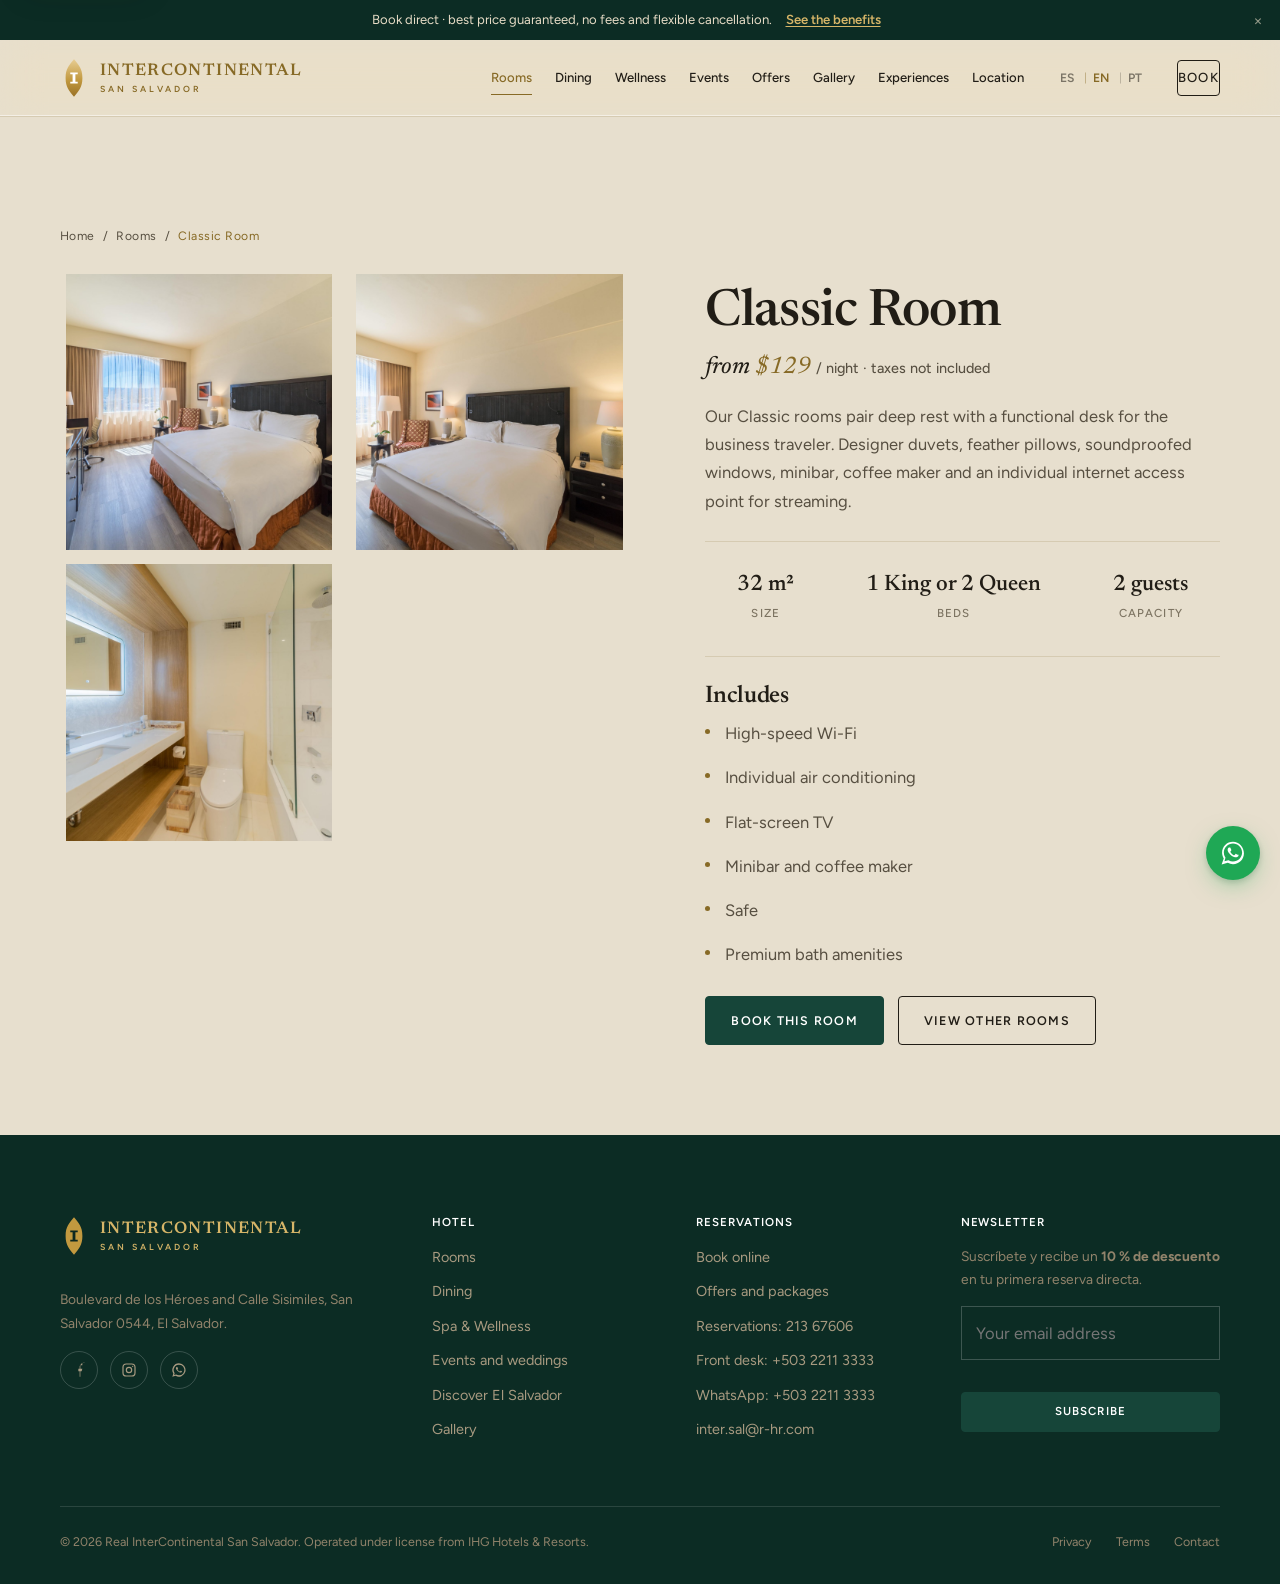
<file: habitacion.html>
<!DOCTYPE html>
<html lang="es">
<head>
<meta charset="UTF-8">
<meta name="viewport" content="width=device-width, initial-scale=1">
<title>Detalle de habitación · Real InterContinental San Salvador</title>
<meta name="description" content="Detalle de habitación del Real InterContinental San Salvador: dimensiones, camas, vistas, amenidades y reserva directa.">
<meta name="theme-color" content="#164539">
<link rel="icon" href="favicon.svg" type="image/svg+xml">
<link rel="apple-touch-icon" href="assets/img/icons/icon-192.png">
<link rel="manifest" href="manifest.json">
<link rel="preconnect" href="https://fonts.googleapis.com">
<link rel="preconnect" href="https://fonts.gstatic.com" crossorigin>
<link href="https://fonts.googleapis.com/css2?family=Newsreader:ital,opsz,wght@0,6..72,400;0,6..72,500;0,6..72,600;1,6..72,400;1,6..72,500&family=Figtree:wght@400;500;600&display=swap" rel="stylesheet">
<link rel="stylesheet" href="assets/css/styles.css">
<noscript><style>.reveal,.reveal-img{opacity:1!important;transform:none!important;clip-path:none!important}</style></noscript>
</head>
<body>
<a class="skip" href="#main">Saltar al contenido</a>

<header class="site-header site-header--inner">
  <div class="wrap">
    <a class="brand" href="index.html" aria-label="Real InterContinental San Salvador — inicio">
      <span class="brand__mark" aria-hidden="true"><svg viewBox="0 0 30 42"><defs><linearGradient id="hm" x1="0" y1="0" x2="0" y2="1"><stop offset="0" stop-color="#e7cd93"/><stop offset=".55" stop-color="#c2993f"/><stop offset="1" stop-color="#9a7226"/></linearGradient></defs><path d="M15 1c5 6 9 10 9 20s-4 14-9 20C10 35 6 31 6 21S10 7 15 1Z" fill="url(#hm)"/><path d="M11 15h8v2h-2.5v8H19v2h-8v-2h2.5v-8H11Z" fill="#fff"/></svg></span>
      <span class="brand__word"><b>InterContinental</b><span>San Salvador</span></span>
    </a>
    <button class="burger" aria-label="Abrir menú" aria-expanded="false" aria-controls="nav"><span></span><span></span><span></span></button>
    <nav class="nav" id="nav">
      <a href="habitaciones.html" aria-current="page">Habitaciones</a>
      <a href="gastronomia.html">Gastronomía</a>
      <a href="spa-bienestar.html">Bienestar</a>
      <a href="eventos.html">Eventos</a>
      <a href="ofertas.html">Ofertas</a>
      <a href="galeria.html">Galería</a>
      <a href="experiencias.html">Experiencias</a>
      <a href="ubicacion.html">Ubicación</a>
      <a class="btn btn--ghost-light nav__cta" href="reservar.html">Reservar</a>
    </nav>
  </div>
</header>

<main id="main" class="section" style="padding-top:calc(70px + 40px)">
  <div class="wrap" id="room-detail"><!-- render JS --></div>
</main>

<footer class="site-footer" data-footer></footer>
<div class="mobile-book"><a class="btn btn--gold" href="reservar.html">Reservar ahora</a></div>

<script src="assets/js/data.js"></script>
<script src="assets/js/partials.js"></script>
<script>
(function () {
  var D = window.IC_DATA;
  var id = new URLSearchParams(location.search).get("id") || "classic";
  var r = D.rooms.filter(function (x) { return x.id === id; })[0] || D.rooms[0];
  document.title = r.name + " · Real InterContinental San Salvador";

  var gal = r.gallery.map(function (src, i) {
    return '<button data-lightbox="' + src + '" data-caption="' + r.name + '" aria-label="Ampliar imagen"><img src="' + src + '" alt="' + r.name + ' — imagen ' + (i + 1) + '" loading="lazy"></button>';
  }).join("");

  var amen = r.amenities.map(function (a) { return "<li>" + a + "</li>"; }).join("");

  document.getElementById("room-detail").innerHTML =
    '<div class="crumbs" style="color:var(--ink-2);margin-bottom:26px"><a href="index.html">Inicio</a> / <a href="habitaciones.html">Habitaciones</a> / <span style="color:var(--gold)">' + r.name + '</span></div>' +
    '<div class="split" style="align-items:start">' +
      '<div>' +
        '<div class="gallery-grid" style="grid-template-columns:1fr 1fr">' + gal + '</div>' +
      '</div>' +
      '<div class="split__body">' +
        '<h1 class="h-lg" style="margin:12px 0 8px">' + r.name + '</h1>' +
        '<p class="serif-quote" style="font-size:1.5rem;margin-bottom:18px">desde <span style="color:var(--gold)">$' + r.from + '</span> <span style="font-family:var(--font-body);font-size:.9rem;font-style:normal;color:var(--ink-2)">/ noche · sin impuestos</span></p>' +
        '<p style="color:var(--ink-2)">' + r.desc + '</p>' +
        '<div class="stats" style="margin:26px 0">' +
          '<div class="stat"><b style="font-size:1.4rem">' + r.size + '</b><span>Superficie</span></div>' +
          '<div class="stat"><b style="font-size:1.4rem">' + r.bed + '</b><span>Camas</span></div>' +
          '<div class="stat"><b style="font-size:1.4rem">' + r.occupancy + '</b><span>Capacidad</span></div>' +
        '</div>' +
        '<h3 class="h-sm" style="margin-bottom:10px">Incluye</h3>' +
        '<ul class="stack" style="gap:6px;color:var(--ink-2);margin-bottom:28px">' + amen + '</ul>' +
        '<div style="display:flex;gap:14px;flex-wrap:wrap">' +
          '<a class="btn btn--gold" href="reservar.html?room=' + r.id + '">Reservar esta habitación</a>' +
          '<a class="btn btn--ghost" href="habitaciones.html">Ver otras habitaciones</a>' +
        '</div>' +
      '</div>' +
    '</div>';

  var mb = document.querySelector(".mobile-book a");
  if (mb) mb.href = "reservar.html?room=" + r.id;
})();
</script>
<script src="assets/js/validate.js"></script>
<script src="assets/js/main.js"></script>
<script src="assets/js/i18n.js"></script>
</body>
</html>
</file>
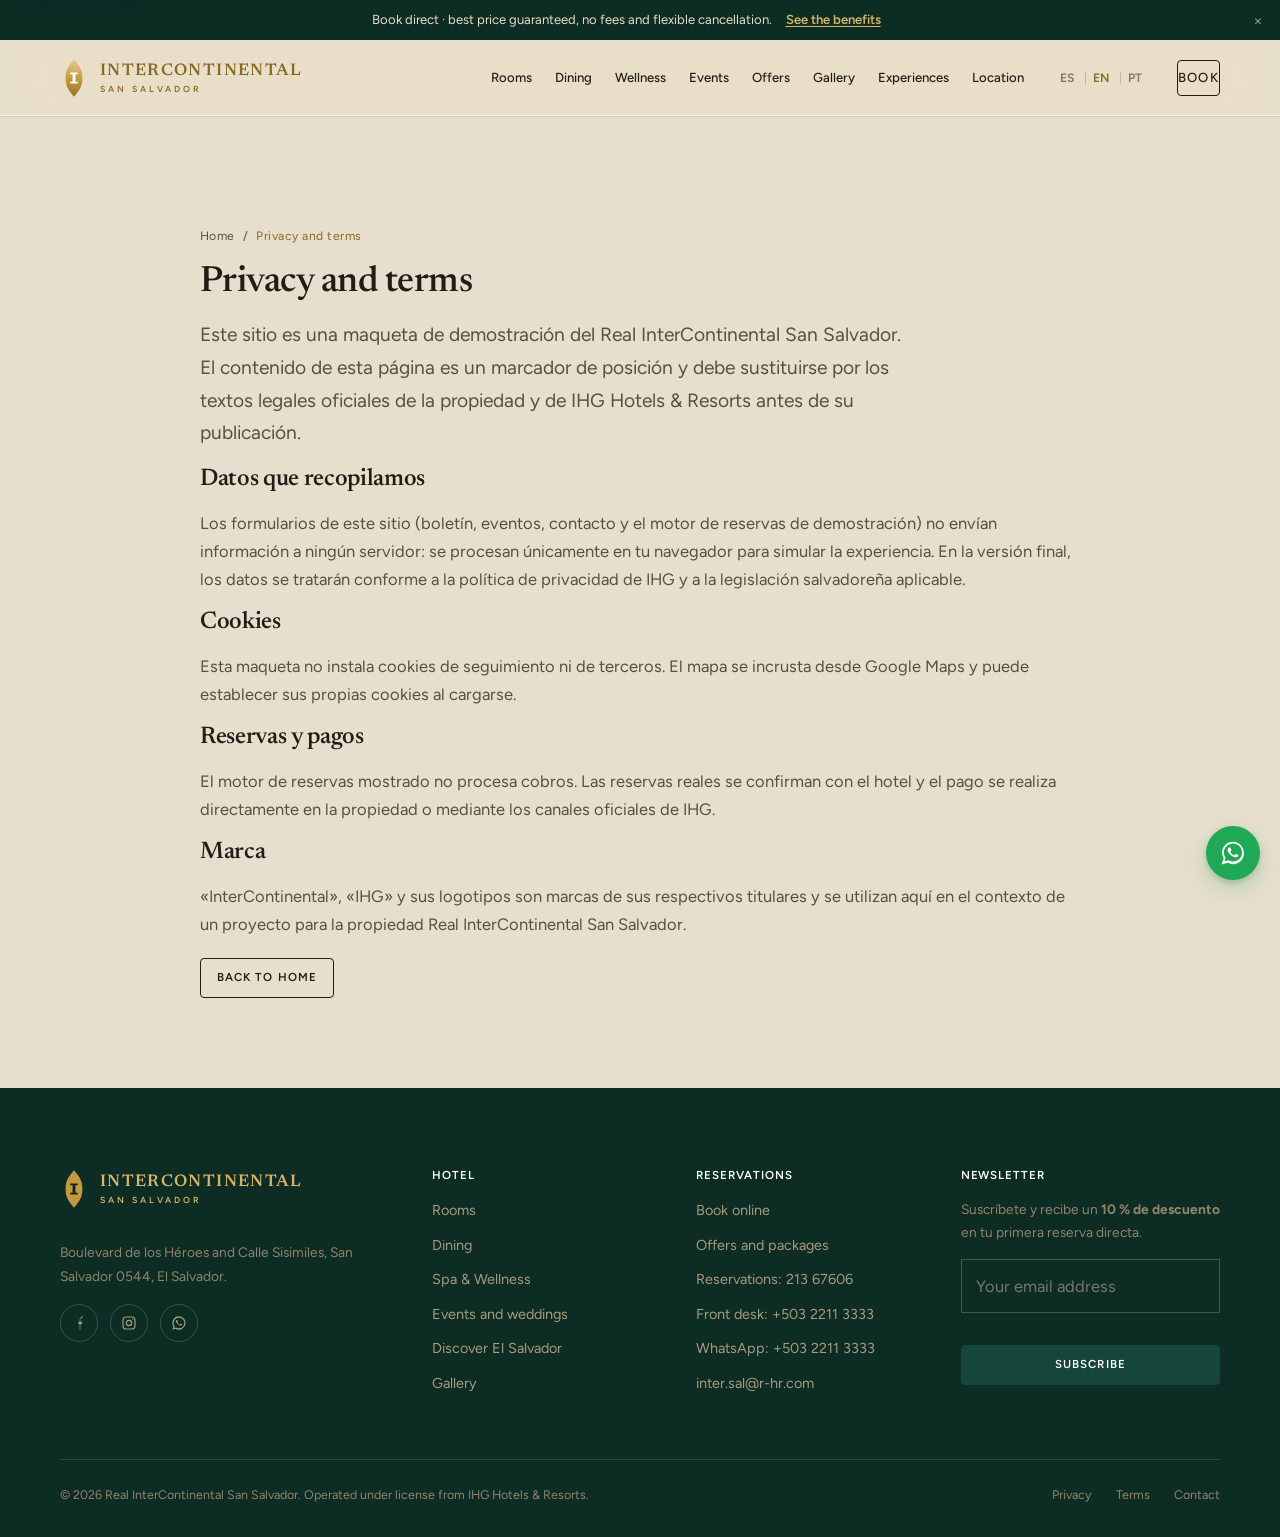
<file: privacidad.html>
<!DOCTYPE html>
<html lang="es">
<head>
<meta charset="UTF-8">
<meta name="viewport" content="width=device-width, initial-scale=1">
<title>Privacidad y Términos · Real InterContinental San Salvador</title>
<meta name="description" content="Aviso de privacidad y términos de uso del sitio del Real InterContinental San Salvador.">
<meta name="theme-color" content="#164539">
<meta name="robots" content="noindex">
<link rel="icon" href="favicon.svg" type="image/svg+xml">
<link rel="apple-touch-icon" href="assets/img/icons/icon-192.png">
<link rel="manifest" href="manifest.json">
<link rel="preconnect" href="https://fonts.googleapis.com">
<link rel="preconnect" href="https://fonts.gstatic.com" crossorigin>
<link href="https://fonts.googleapis.com/css2?family=Newsreader:ital,opsz,wght@0,6..72,400;0,6..72,500;0,6..72,600;1,6..72,400;1,6..72,500&family=Figtree:wght@400;500;600&display=swap" rel="stylesheet">
<link rel="stylesheet" href="assets/css/styles.css">
<noscript><style>.reveal,.reveal-img{opacity:1!important;transform:none!important;clip-path:none!important}</style></noscript>
</head>
<body>
<a class="skip" href="#main">Saltar al contenido</a>

<header class="site-header site-header--inner">
  <div class="wrap">
    <a class="brand" href="index.html" aria-label="Real InterContinental San Salvador — inicio">
      <span class="brand__mark" aria-hidden="true"><svg viewBox="0 0 30 42"><defs><linearGradient id="hm" x1="0" y1="0" x2="0" y2="1"><stop offset="0" stop-color="#e7cd93"/><stop offset=".55" stop-color="#c2993f"/><stop offset="1" stop-color="#9a7226"/></linearGradient></defs><path d="M15 1c5 6 9 10 9 20s-4 14-9 20C10 35 6 31 6 21S10 7 15 1Z" fill="url(#hm)"/><path d="M11 15h8v2h-2.5v8H19v2h-8v-2h2.5v-8H11Z" fill="#fff"/></svg></span>
      <span class="brand__word"><b>InterContinental</b><span>San Salvador</span></span>
    </a>
    <button class="burger" aria-label="Abrir menú" aria-expanded="false" aria-controls="nav"><span></span><span></span><span></span></button>
    <nav class="nav" id="nav">
      <a href="habitaciones.html">Habitaciones</a>
      <a href="gastronomia.html">Gastronomía</a>
      <a href="spa-bienestar.html">Bienestar</a>
      <a href="eventos.html">Eventos</a>
      <a href="ofertas.html">Ofertas</a>
      <a href="galeria.html">Galería</a>
      <a href="experiencias.html">Experiencias</a>
      <a href="ubicacion.html">Ubicación</a>
      <a class="btn btn--ghost-light nav__cta" href="reservar.html">Reservar</a>
    </nav>
  </div>
</header>

<main id="main" class="section" style="padding-top:calc(70px + 40px)">
  <div class="wrap--narrow stack" style="gap:22px">
    <div class="crumbs" style="color:var(--ink-soft)"><a href="index.html">Inicio</a> / <span style="color:var(--gold)">Privacidad y términos</span></div>
    <h1 class="h-md">Privacidad y términos</h1>
    <p class="lede">Este sitio es una maqueta de demostración del Real InterContinental San Salvador. El contenido de esta página es un marcador de posición y debe sustituirse por los textos legales oficiales de la propiedad y de IHG Hotels &amp; Resorts antes de su publicación.</p>

    <h2 class="h-sm">Datos que recopilamos</h2>
    <p style="color:var(--ink-soft)">Los formularios de este sitio (boletín, eventos, contacto y el motor de reservas de demostración) no envían información a ningún servidor: se procesan únicamente en tu navegador para simular la experiencia. En la versión final, los datos se tratarán conforme a la política de privacidad de IHG y a la legislación salvadoreña aplicable.</p>

    <h2 class="h-sm">Cookies</h2>
    <p style="color:var(--ink-soft)">Esta maqueta no instala cookies de seguimiento ni de terceros. El mapa se incrusta desde Google Maps y puede establecer sus propias cookies al cargarse.</p>

    <h2 class="h-sm">Reservas y pagos</h2>
    <p style="color:var(--ink-soft)">El motor de reservas mostrado no procesa cobros. Las reservas reales se confirman con el hotel y el pago se realiza directamente en la propiedad o mediante los canales oficiales de IHG.</p>

    <h2 class="h-sm">Marca</h2>
    <p style="color:var(--ink-soft)">«InterContinental», «IHG» y sus logotipos son marcas de sus respectivos titulares y se utilizan aquí en el contexto de un proyecto para la propiedad Real InterContinental San Salvador.</p>

    <p style="margin-top:20px"><a class="btn btn--ghost btn--sm" href="index.html">Volver al inicio</a></p>
  </div>
</main>

<footer class="site-footer" data-footer></footer>

<script src="assets/js/data.js"></script>
<script src="assets/js/partials.js"></script>
<script src="assets/js/validate.js"></script>
<script src="assets/js/main.js"></script>
<script src="assets/js/i18n.js"></script>
</body>
</html>
</file>
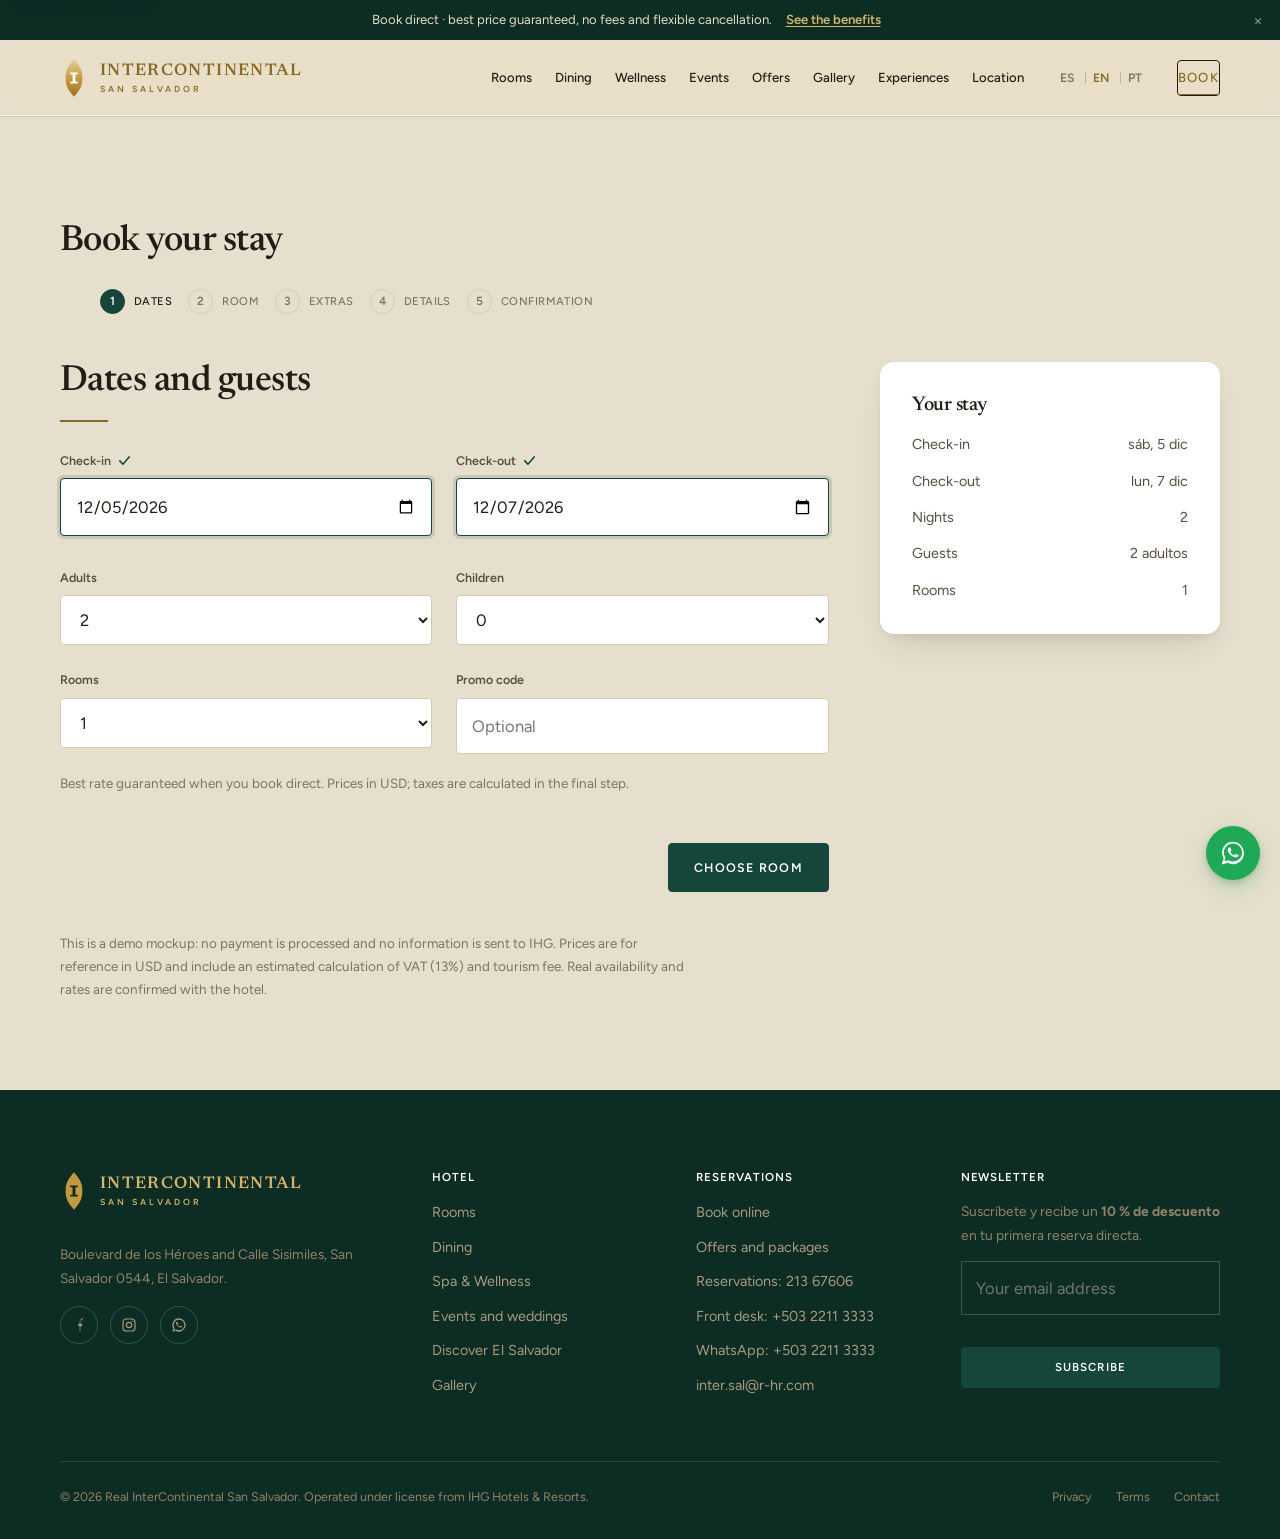
<file: reservar.html>
<!DOCTYPE html>
<html lang="es">
<head>
<meta charset="UTF-8">
<meta name="viewport" content="width=device-width, initial-scale=1">
<title>Reservar · Real InterContinental San Salvador</title>
<meta name="description" content="Reserva tu estancia en el Real InterContinental San Salvador. Elige fechas, habitación y extras. Mejor tarifa garantizada y pago en el hotel.">
<meta name="theme-color" content="#164539">
<meta name="robots" content="noindex">
<link rel="icon" href="favicon.svg" type="image/svg+xml">
<link rel="apple-touch-icon" href="assets/img/icons/icon-192.png">
<link rel="manifest" href="manifest.json">
<link rel="preconnect" href="https://fonts.googleapis.com">
<link rel="preconnect" href="https://fonts.gstatic.com" crossorigin>
<link href="https://fonts.googleapis.com/css2?family=Newsreader:ital,opsz,wght@0,6..72,400;0,6..72,500;0,6..72,600;1,6..72,400;1,6..72,500&family=Figtree:wght@400;500;600&display=swap" rel="stylesheet">
<link rel="stylesheet" href="assets/css/styles.css">
<noscript><style>.reveal,.reveal-img{opacity:1!important;transform:none!important;clip-path:none!important}</style></noscript>
</head>
<body>
<a class="skip" href="#main">Saltar al contenido</a>

<header class="site-header site-header--inner">
  <div class="wrap">
    <a class="brand" href="index.html" aria-label="Real InterContinental San Salvador — inicio">
      <span class="brand__mark" aria-hidden="true"><svg viewBox="0 0 30 42"><defs><linearGradient id="hm" x1="0" y1="0" x2="0" y2="1"><stop offset="0" stop-color="#e7cd93"/><stop offset=".55" stop-color="#c2993f"/><stop offset="1" stop-color="#9a7226"/></linearGradient></defs><path d="M15 1c5 6 9 10 9 20s-4 14-9 20C10 35 6 31 6 21S10 7 15 1Z" fill="url(#hm)"/><path d="M11 15h8v2h-2.5v8H19v2h-8v-2h2.5v-8H11Z" fill="#fff"/></svg></span>
      <span class="brand__word"><b>InterContinental</b><span>San Salvador</span></span>
    </a>
    <button class="burger" aria-label="Abrir menú" aria-expanded="false" aria-controls="nav"><span></span><span></span><span></span></button>
    <nav class="nav" id="nav">
      <a href="habitaciones.html">Habitaciones</a>
      <a href="gastronomia.html">Gastronomía</a>
      <a href="spa-bienestar.html">Bienestar</a>
      <a href="eventos.html">Eventos</a>
      <a href="ofertas.html">Ofertas</a>
      <a href="galeria.html">Galería</a>
      <a href="experiencias.html">Experiencias</a>
      <a href="ubicacion.html">Ubicación</a>
      <a class="btn btn--ghost-light nav__cta" href="reservar.html" aria-current="page">Reservar</a>
    </nav>
  </div>
</header>

<main id="main" class="section" style="padding-top:calc(70px + 36px)">
  <div class="wrap">
    <div class="section-head" style="margin-bottom:26px">
      <h1 class="h-md">Reserva tu estancia</h1>
    </div>

    <div id="wizard">
      <div id="wizard-steps"></div>
      <div class="wizard">
        <div id="wizard-panels"></div>
        <div id="wizard-summary"></div>
      </div>
    </div>

    <p class="form-note" style="margin-top:40px;max-width:70ch">
      Esta es una maqueta de demostración: no se procesa ningún pago ni se envía información a IHG. Los precios son de referencia en USD e incluyen el cálculo estimado de IVA (13 %) y tasa turística. La disponibilidad y las tarifas reales se confirman con el hotel.
    </p>
  </div>
</main>

<footer class="site-footer" data-footer></footer>

<script src="assets/js/data.js"></script>
<script src="assets/js/partials.js"></script>
<script src="assets/js/validate.js"></script>
<script src="assets/js/main.js"></script>
<script src="assets/js/booking.js"></script>
<script src="assets/js/i18n.js"></script>
</body>
</html>
</file>
<file: assets/css/styles.css>
/* ============================================================
   Real InterContinental San Salvador
   Sistema de diseño — vanilla CSS, sin frameworks.
   Refinamiento "distill": fondo cálido bajo las tarjetas
   blancas, dos acentos (esmeralda + oro), sin adornos.
   ============================================================ */

:root {
  /* --- neutros: la página es piedra cálida; las tarjetas flotan en blanco --- */
  --bg: #e7dfce;            /* fondo de la página — MÁS oscuro que las tarjetas */
  --bg-2: #ded4bd;          /* franja alterna, un paso más profundo */
  --surface: #ffffff;       /* tarjetas, barras, elementos elevados */
  --surface-2: #faf7f0;     /* superficie sutil dentro de secciones blancas */
  --ink: #211d16;           /* títulos y cuerpo */
  --ink-2: #574f41;         /* texto secundario sobre claro (AA) */
  --ink-3: #7c7361;         /* metadatos, apoyos */
  --hairline: #d6cbb2;      /* separadores de 1px, nada más */

  /* --- acentos: solo dos --- */
  --emerald: #164539;
  --emerald-deep: #0c2c24;
  --gold: #876a26;          /* enlaces y marca sobre claro — AA */
  --gold-dark: #6f561e;
  --gold-on-dark: #d6b568;  /* sobre esmeralda */
  --danger: #9a3324;        /* ladrillo cálido — coherente con la paleta, no rojo puro */
  --danger-deep: #7c281a;
  --danger-on-dark: #e2a48f; /* sobre esmeralda */

  /* --- profundidad: una sola sombra, con desplazamiento y difuminado --- */
  --shadow-1: 0 1px 3px rgba(30, 24, 12, .05);
  --shadow-2: 0 3px 8px rgba(30, 24, 12, .06), 0 16px 32px -12px rgba(30, 24, 12, .16);
  --shadow-3: 0 8px 20px rgba(20, 16, 8, .1), 0 40px 70px -24px rgba(20, 16, 8, .3);

  /* --- radios --- */
  --r-sm: 4px;
  --r: 8px;
  --r-lg: 14px;
  --r-pill: 999px;

  /* --- escala de espacio única --- */
  --s-1: 4px;  --s-2: 8px;  --s-3: 12px; --s-4: 16px; --s-5: 24px;
  --s-6: 32px; --s-7: 48px; --s-8: 64px; --s-9: 96px; --s-10: 128px;

  /* --- tipografía --- */
  --font-display: "Newsreader", Georgia, "Times New Roman", serif;
  --font-body: "Figtree", "Helvetica Neue", Arial, system-ui, sans-serif;
  --font-sans-alt: "Figtree", "Helvetica Neue", Arial, sans-serif;

  --wrap: 1200px;
  --wrap-narrow: 880px;
  --gutter: clamp(20px, 5vw, 60px);
  --header-h: 76px;

  --ease: cubic-bezier(.22, .61, .36, 1);
  --ease-out: cubic-bezier(.16, 1, .3, 1);
  --spring: cubic-bezier(.22, 1, .36, 1);       /* asentamiento crítico, sin rebote */
  --spring-bounce: cubic-bezier(.34, 1.56, .64, 1); /* solo para gestos con impulso */
  --press: 90ms linear;                          /* la respuesta al toque no espera */

  /* alias de compatibilidad para estilos en línea de versiones previas */
  --ink-soft: var(--ink-2);
  --gold-soft: var(--gold-on-dark);
  --line: var(--hairline);
  --line-strong: var(--hairline);
  --sand: var(--bg-2);
  --stone: var(--bg-2);
  --radius: var(--r-sm);
  --emerald-2: var(--emerald-deep);
}

/* ---------- Reset ---------- */
*, *::before, *::after { box-sizing: border-box; }
* { margin: 0; }
html { -webkit-text-size-adjust: 100%; scroll-padding-top: 96px; }
@media (prefers-reduced-motion: reduce) {
  html { scroll-behavior: auto; }
  *, *::before, *::after {
    animation-duration: .001ms !important;
    animation-iteration-count: 1 !important;
    transition-duration: .001ms !important;
  }
}

body {
  font-family: var(--font-body);
  color: var(--ink);
  background: var(--bg);
  line-height: 1.7;
  font-size: 16.5px;
  -webkit-font-smoothing: antialiased;
  text-rendering: optimizeLegibility;
  overflow-x: hidden;
}

img, picture, svg, video { display: block; max-width: 100%; }
img { height: auto; }
a { color: inherit; text-decoration: none; }
button { font: inherit; color: inherit; cursor: pointer; background: none; border: 0; }
input, select, textarea { font: inherit; color: inherit; }
ul { list-style: none; padding: 0; }

/* superficies de navegador tematizadas */
::selection { background: color-mix(in srgb, var(--gold) 26%, transparent); color: var(--ink); }
:focus-visible { outline: 2px solid var(--emerald); outline-offset: 3px; border-radius: 2px; }
html { scrollbar-color: var(--gold) var(--bg); }
::-webkit-scrollbar { width: 12px; height: 12px; }
::-webkit-scrollbar-track { background: var(--bg); }
::-webkit-scrollbar-thumb { background: color-mix(in srgb, var(--gold) 55%, var(--bg)); border: 3px solid var(--bg); border-radius: var(--r-pill); }
::-webkit-scrollbar-thumb:hover { background: var(--gold); }

/* ---------- Tipografía ---------- */
h1, h2, h3, h4 {
  font-family: var(--font-display);
  font-weight: 540;
  font-optical-sizing: auto;
  line-height: 1.12;
  letter-spacing: -0.014em;
  color: var(--ink);
  text-wrap: balance;
}
.h-xl  { font-size: clamp(2.7rem, 6vw, 4.6rem); letter-spacing: -0.022em; }
.h-lg  { font-size: clamp(2.1rem, 4.4vw, 3.2rem); }
.h-md  { font-size: clamp(1.65rem, 3vw, 2.25rem); }
.h-sm  { font-size: clamp(1.25rem, 2vw, 1.5rem); font-weight: 560; }

/* El eyebrow/kicker se retira del sistema: el título habla por sí solo. */
.overline { display: none; }

.lede {
  font-size: clamp(1.05rem, 1.5vw, 1.2rem);
  color: var(--ink-2);
  line-height: 1.7;
  max-width: 60ch;
}
.lede a { color: var(--gold); text-decoration: underline; text-underline-offset: 3px; text-decoration-thickness: 1px; }
.lede a:hover { color: var(--ink); }

.serif-quote {
  font-family: var(--font-display);
  font-size: clamp(1.4rem, 2.6vw, 2rem);
  font-style: italic;
  font-weight: 460;
  line-height: 1.42;
  color: var(--ink);
}

/* ---------- Layout ---------- */
.wrap { width: min(100% - 2 * var(--gutter), var(--wrap)); margin-inline: auto; }
.wrap--narrow { width: min(100% - 2 * var(--gutter), var(--wrap-narrow)); margin-inline: auto; }

.section { padding: clamp(64px, 10vh, 128px) 0; position: relative; }
.section--tight { padding: clamp(44px, 7vh, 84px) 0; }

/* Alternancia con propósito: piedra (por defecto) · blanco · esmeralda */
.section--paper { background: var(--surface); }
.section--sand  { background: var(--bg-2); }
.section--emerald { background: var(--emerald); color: #cdbfa8; }
.section--emerald h1, .section--emerald h2,
.section--emerald h3, .section--emerald h4 { color: #fff; }
.section--emerald .lede { color: #beb09a; }
.section--emerald .lede a { color: var(--gold-on-dark); }
.section--emerald .lede a:hover { color: #fff; }

.stack > * + * { margin-top: var(--s-4); }
ul.stack > li { position: relative; padding-left: 20px; color: var(--ink-2); }
ul.stack > li::before {
  content: ""; position: absolute; left: 0; top: 10px;
  width: 5px; height: 5px; border-radius: 50%; background: var(--gold);
}
.section--emerald ul.stack > li { color: #beb09a; }
.section--emerald ul.stack > li::before { background: var(--gold-on-dark); }
.center { text-align: center; }

.section-head { max-width: 640px; margin-bottom: clamp(40px, 6vh, 64px); }
.section-head.center { margin-inline: auto; }
.section-head h2 { margin-bottom: var(--s-4); }
.section-head .lede { margin-top: var(--s-3); }

.rule { height: 1px; background: var(--hairline); border: 0; }
.goldrule { width: 48px; height: 2px; border: 0; background: var(--gold); }
.goldrule.center { margin-inline: auto; }

/* ---------- Botones ---------- */
.btn {
  --btn-bg: var(--emerald);
  --btn-fg: #fff;
  --btn-bd: var(--emerald);
  display: inline-flex; align-items: center; justify-content: center; gap: .55em;
  padding: 1.05em 2em;
  background: var(--btn-bg); color: var(--btn-fg);
  font-family: var(--font-sans-alt);
  font-size: .78rem; font-weight: 600;
  letter-spacing: .1em; text-transform: uppercase;
  border: 1px solid var(--btn-bd);
  border-radius: var(--r-sm);
  transition: transform .3s var(--spring), background .3s var(--ease), color .3s var(--ease), border-color .3s var(--ease);
}
.btn:hover { transform: translateY(-2px); }
.btn:active { transform: translateY(0) scale(.96); transition: transform var(--press); }

/* primaria = esmeralda sólida sobre claro (una acción evidente por sección) */
.btn--gold { --btn-bg: var(--emerald); --btn-fg: #fff; --btn-bd: var(--emerald); }
.btn--gold:hover { --btn-bg: var(--emerald-deep); --btn-bd: var(--emerald-deep); }

/* sobre fondo esmeralda, la primaria se invierte a oro para destacar */
.section--emerald .btn--gold,
.cta-strip .btn--gold {
  --btn-bg: var(--gold-on-dark); --btn-fg: #221800; --btn-bd: var(--gold-on-dark);
}
.section--emerald .btn--gold:hover,
.cta-strip .btn--gold:hover { --btn-bg: #e6ca8f; --btn-bd: #e6ca8f; }
.section--emerald .btn--ghost,
.cta-strip .btn--ghost { --btn-fg: #fff; --btn-bd: rgba(255,255,255,.65); }
.section--emerald .btn--ghost:hover,
.cta-strip .btn--ghost:hover { --btn-bg: #fff; --btn-fg: var(--emerald); --btn-bd: #fff; }

.btn--ghost { --btn-bg: transparent; --btn-fg: var(--ink); --btn-bd: var(--ink); }
.btn--ghost:hover { --btn-bg: var(--ink); --btn-fg: #fff; }

.btn--ghost-light { --btn-bg: transparent; --btn-fg: #fff; --btn-bd: rgba(255,255,255,.7); }
.btn--ghost-light:hover { --btn-bg: #fff; --btn-fg: var(--ink); --btn-bd: #fff; }

.btn--block { display: flex; width: 100%; }
.btn--sm { padding: .82em 1.35em; font-size: .72rem; }

.link-arrow {
  display: inline-flex; align-items: center; gap: .5em;
  font-family: var(--font-sans-alt);
  text-transform: uppercase; letter-spacing: .09em;
  font-size: .76rem; font-weight: 600;
  color: var(--gold);
  padding-bottom: 3px;
  border-bottom: 1px solid color-mix(in srgb, var(--gold) 45%, transparent);
  transition: gap .3s var(--ease), color .3s var(--ease), border-color .3s var(--ease);
}
.link-arrow svg { transition: transform .3s var(--ease); }
.link-arrow:hover { gap: .8em; color: var(--ink); border-color: var(--ink); }
.link-arrow:hover svg { transform: translateX(3px); }
.section--emerald .link-arrow { color: var(--gold-on-dark); border-color: color-mix(in srgb, var(--gold-on-dark) 45%, transparent); }
.section--emerald .link-arrow:hover { color: #fff; border-color: #fff; }

/* ---------- Marca ---------- */
.brand { display: inline-flex; align-items: center; gap: 12px; }
.brand__mark { width: 28px; height: 40px; flex: none; display: grid; place-items: center; }
.brand__mark svg { width: 100%; height: 100%; }
.brand__word { display: flex; flex-direction: column; line-height: 1; }
.brand__word b {
  font-family: var(--font-display); font-weight: 600;
  font-size: 1.06rem; letter-spacing: .08em; text-transform: uppercase;
}
.brand__word span {
  font-family: var(--font-sans-alt); font-size: .55rem;
  letter-spacing: .34em; font-weight: 600; text-transform: uppercase;
  color: var(--gold); margin-top: 5px;
}
.site-header a.brand span { color: var(--gold-on-dark); }
.site-header.is-solid a.brand span,
.site-header--inner a.brand span { color: var(--gold); }

/* ---------- Header ---------- */
.site-header {
  position: sticky; top: 0; z-index: 100;
  height: var(--header-h);
  display: flex; align-items: center;
}
.site-header .wrap { display: flex; align-items: center; justify-content: space-between; gap: 24px; position: relative; z-index: 1; }
.site-header a.brand { color: #fff; }
/* el vidrio vive en un ::before, no en .site-header: si el propio header
   llevara backdrop-filter, se convertiría en el "containing block" del
   menú móvil (position:fixed) y lo encogería a la caja del header en vez
   de cubrir toda la pantalla. Siempre presente (opacity 0→1) para poder
   transicionar igual que antes. */
.site-header::before {
  content: ""; position: absolute; inset: 0; z-index: 0; pointer-events: none;
  background: color-mix(in srgb, var(--bg) 62%, transparent);
  backdrop-filter: blur(20px) saturate(180%);
  -webkit-backdrop-filter: blur(20px) saturate(180%);
  box-shadow: inset 0 -1px 0 rgba(255,255,255,.5), 0 1px 0 var(--hairline);
  opacity: 0;
  transition: opacity .35s var(--ease);
}
.site-header.is-solid::before,
.site-header--inner::before { opacity: 1; }
@media (prefers-reduced-transparency: reduce) {
  .site-header.is-solid::before,
  .site-header--inner::before { background: color-mix(in srgb, var(--bg) 88%, #fff); backdrop-filter: none; -webkit-backdrop-filter: none; }
}
.site-header.is-solid a.brand,
.site-header.is-solid .nav > a,
.site-header--inner a.brand,
.site-header--inner .nav > a { color: var(--ink); }
.site-header.is-solid .nav__cta.btn--ghost-light,
.site-header--inner .nav__cta.btn--ghost-light { --btn-fg: var(--ink); --btn-bd: var(--ink); }
.site-header.is-solid .burger span,
.site-header--inner .burger span { background: var(--ink); }

.nav { display: flex; align-items: center; gap: clamp(14px, 1.8vw, 26px); }
.nav > a {
  font-family: var(--font-sans-alt);
  font-size: .82rem; font-weight: 500;
  color: #fff;
  position: relative; padding: 6px 0;
  transition: color .3s var(--ease);
}
.nav > a::after {
  content: ""; position: absolute; left: 0; bottom: 0;
  width: 100%; height: 1px; background: currentColor;
  transform: scaleX(0); transform-origin: right;
  transition: transform .32s var(--ease);
}
.nav > a:hover::after,
.nav > a[aria-current="page"]::after { transform: scaleX(1); transform-origin: left; }
.nav > a[aria-current="page"] { color: var(--gold-on-dark); }
.site-header.is-solid .nav > a[aria-current="page"],
.site-header--inner .nav > a[aria-current="page"] { color: var(--gold); }
.nav__cta { margin-left: 4px; }

/* Selector de idioma */
.lang {
  display: inline-flex; align-items: center; gap: 2px;
  margin-left: 6px;
  color: #fff;
}
.site-header.is-solid .lang,
.site-header--inner .lang { color: var(--ink); }
.lang button {
  font-family: var(--font-sans-alt);
  font-size: .76rem; font-weight: 600; letter-spacing: .04em;
  color: currentColor; opacity: .55;
  padding: 6px 7px; line-height: 1;
  transition: opacity .25s var(--ease), color .25s var(--ease);
}
.lang button + button { margin-left: 2px; }
.lang button + button::before {
  content: ""; position: absolute; left: -1px; top: 50%; transform: translateY(-50%);
  width: 1px; height: 11px; background: currentColor; opacity: .4;
}
.lang button { position: relative; }
.lang button:hover { opacity: 1; }
.lang button[aria-current="true"] { opacity: 1; color: var(--gold-on-dark); }
.site-header.is-solid .lang button[aria-current="true"],
.site-header--inner .lang button[aria-current="true"] { color: var(--gold); }

.burger { display: none; width: 28px; height: 18px; position: relative; z-index: 120; transition: transform var(--press); }
.burger:active { transform: scale(.88); }
.burger span {
  position: absolute; left: 0; width: 100%; height: 2px; background: #fff;
  transition: transform .32s var(--ease), opacity .2s var(--ease);
}
.burger span:nth-child(1) { top: 0; }
.burger span:nth-child(2) { top: 8px; }
.burger span:nth-child(3) { top: 16px; }
body.nav-open .burger span { background: #fff; }
body.nav-open .burger span:nth-child(1) { transform: translateY(8px) rotate(45deg); }
body.nav-open .burger span:nth-child(2) { opacity: 0; }
body.nav-open .burger span:nth-child(3) { transform: translateY(-8px) rotate(-45deg); }

@media (max-width: 1040px) {
  .burger { display: block; }
  .nav {
    position: fixed; inset: 0; z-index: 110;
    flex-direction: column; justify-content: center; gap: 24px;
    background: var(--emerald);
    transform: translateX(100%);
    transition: transform .45s var(--ease-out);
  }
  body.nav-open .nav { transform: translateX(0); }
  .nav > a { color: #fff !important; font-size: 1.05rem; }
  .nav__cta { margin-top: 8px; }
  .lang { margin: 4px 0 0; color: #fff; }
  .lang button { font-size: .85rem; opacity: .7; }
  .lang button[aria-current="true"] { color: var(--gold-on-dark); }
}

.skip {
  position: absolute; left: 12px; top: -60px; z-index: 200;
  background: #fff; color: var(--ink); padding: 10px 16px; border-radius: 4px;
  box-shadow: var(--shadow-2);
  transition: top .2s;
}
.skip:focus { top: 12px; }

/* ---------- Hero ---------- */
.hero {
  position: relative; min-height: 100vh; isolation: isolate;
  margin-top: calc(-1 * var(--header-h));
  display: flex; align-items: flex-end;
  color: #fff; overflow: hidden; background: var(--emerald-deep);
  padding: calc(var(--header-h) + 40px) 0 clamp(150px, 22vh, 220px);
}
.hero__media { position: absolute; inset: 0; z-index: 0; overflow: hidden; }
.hero__media img { width: 100%; height: 112%; object-fit: cover; object-position: center 42%; }
.hero::after {
  content: ""; position: absolute; inset: 0; z-index: 1;
  background: linear-gradient(180deg, rgba(18,14,8,.5) 0%, rgba(18,14,8,.08) 30%, rgba(18,14,8,.28) 62%, rgba(12,10,6,.8) 100%);
}
.hero__inner { max-width: 760px; position: relative; z-index: 2; }
.hero h1 { color: #fff; margin: 0 0 var(--s-5); text-shadow: 0 2px 30px rgba(0,0,0,.28); }
.hero p { color: rgba(255,255,255,.92); max-width: 48ch; font-size: 1.1rem; }
.hero__scroll {
  position: absolute; left: 50%; bottom: 32px; transform: translateX(-50%);
  display: flex; flex-direction: column; align-items: center; gap: 10px;
  font-family: var(--font-sans-alt); font-size: .6rem; letter-spacing: .28em;
  font-weight: 600; text-transform: uppercase; color: rgba(255,255,255,.78);
  z-index: 2;
}
.hero__scroll i {
  width: 1px; height: 44px;
  background: linear-gradient(rgba(255,255,255,.75), transparent);
  animation: scrollpulse 2.4s var(--ease) infinite; transform-origin: top;
}
@keyframes scrollpulse {
  0% { transform: scaleY(0); opacity: 0; }
  45% { transform: scaleY(1); opacity: 1; }
  100% { transform: scaleY(1); opacity: 0; }
}

/* hero de páginas interiores */
.pagehero {
  position: relative; min-height: 46vh; display: flex; align-items: flex-end;
  color: #fff; overflow: hidden; isolation: isolate;
  padding: calc(var(--header-h) + 44px) 0 clamp(40px, 7vh, 64px);
  margin-top: calc(-1 * var(--header-h));
  background: var(--emerald-deep);
}
.pagehero__media { position: absolute; inset: 0; z-index: 0; overflow: hidden; }
.pagehero__media img { width: 100%; height: 108%; object-fit: cover; }
.pagehero::after {
  content: ""; position: absolute; inset: 0; z-index: 1;
  background: linear-gradient(180deg, rgba(10,8,5,.32) 0%, rgba(10,8,5,.1) 44%, rgba(8,7,4,.8) 100%);
}
.pagehero .wrap { position: relative; z-index: 2; }
.pagehero h1 { color: #fff; text-shadow: 0 2px 26px rgba(0,0,0,.3); }
.pagehero .crumbs { margin-top: var(--s-4); }

.crumbs {
  font-family: var(--font-sans-alt); font-size: .76rem;
  letter-spacing: .04em; font-weight: 400; color: rgba(255,255,255,.7);
  display: flex; gap: 8px; flex-wrap: wrap; align-items: center;
}
.crumbs a:hover { color: #fff; }
.crumbs span { color: var(--gold-on-dark); }

/* ---------- Cifras (una línea tranquila, sin cajas) ---------- */
.stats {
  display: flex; flex-wrap: wrap; justify-content: center;
  gap: clamp(28px, 6vw, 72px);
  padding: var(--s-6) 0;
  border-block: 1px solid var(--hairline);
  text-align: center;
}
.stat b {
  display: block; font-family: var(--font-display); font-weight: 540;
  font-size: clamp(2rem, 3.6vw, 2.8rem); line-height: 1; color: var(--ink);
}
.section--emerald .stat b { color: #fff; }
.stat span {
  display: block; margin-top: var(--s-2);
  font-family: var(--font-sans-alt); font-size: .72rem;
  letter-spacing: .1em; text-transform: uppercase; font-weight: 500; color: var(--ink-3);
}
.section--emerald .stat span { color: #b3a488; }

/* ---------- Split (imagen + texto) ---------- */
.split {
  display: grid; grid-template-columns: 1.05fr .95fr;
  gap: clamp(32px, 6vw, 84px); align-items: center;
}
.split--reverse .split__media { order: 2; }
.split__media { position: relative; border-radius: var(--r-lg); overflow: hidden; box-shadow: var(--shadow-2); }
.split__media img { width: 100%; aspect-ratio: 4 / 3.4; object-fit: cover; }
.split__media--tall img { aspect-ratio: 3 / 3.9; }
.split__media .tag {
  position: absolute; bottom: 14px; left: 14px;
  background: var(--surface); color: var(--ink);
  font-family: var(--font-sans-alt); font-size: .64rem;
  letter-spacing: .1em; text-transform: uppercase; font-weight: 600;
  padding: 8px 14px; border-radius: var(--r-pill);
}
@media (max-width: 920px) {
  .split { grid-template-columns: 1fr; }
  .split--reverse .split__media { order: 0; }
}

/* ---------- Rejillas de tarjetas ---------- */
.grid { display: grid; gap: clamp(20px, 3vw, 32px); }
.grid--3 { grid-template-columns: repeat(3, 1fr); }
.grid--2 { grid-template-columns: repeat(2, 1fr); }
.grid--4 { grid-template-columns: repeat(4, 1fr); }
@media (max-width: 980px) { .grid--3, .grid--4 { grid-template-columns: repeat(2, 1fr); } }
@media (max-width: 620px) { .grid--2, .grid--3, .grid--4 { grid-template-columns: 1fr; } }

/* tarjeta: blanca sobre piedra — flota sin necesidad de borde */
.card {
  background: var(--surface);
  display: flex; flex-direction: column;
  border-radius: var(--r-lg);
  overflow: hidden;
  box-shadow: var(--shadow-2);
  transition: transform .38s var(--spring), box-shadow .38s var(--ease);
}
.card:hover { transform: translateY(-6px); box-shadow: var(--shadow-3); }
.card:has(a:active) { transform: translateY(-3px) scale(.99); transition: transform var(--press); }
.card__media { position: relative; overflow: hidden; aspect-ratio: 4 / 3; }
.card__media img { width: 100%; height: 100%; object-fit: cover; transition: transform 1s var(--ease-out); }
.card:hover .card__media img { transform: scale(1.04); }
.card__media .price { display: none; }  /* el precio vive en el cuerpo, no sobre la foto */
.card__body { padding: var(--s-6) var(--s-6) calc(var(--s-6) + 4px); display: flex; flex-direction: column; gap: var(--s-3); flex: 1; }
.card__body h3 { font-size: 1.4rem; }
.card__price {
  font-family: var(--font-display); font-size: 1.05rem; font-weight: 540; color: var(--gold-dark);
}
.card__price small { font-family: var(--font-body); font-size: .8rem; color: var(--ink-3); font-weight: 400; }
.card__meta {
  font-family: var(--font-sans-alt); font-size: .74rem;
  letter-spacing: .02em; color: var(--ink-3);
  display: flex; flex-wrap: wrap; gap: 6px 0;
}
.card__meta span { display: inline; }
.card__meta span + span::before { content: "·"; margin: 0 .5em; color: var(--hairline); }
.card__body p { color: var(--ink-2); font-size: .95rem; }
.card__body .link-arrow { margin-top: auto; align-self: flex-start; }

/* mosaico de imagen (navegación visual, no "tarjetas") */
.feature {
  position: relative; overflow: hidden; min-height: 420px; isolation: isolate;
  display: flex; align-items: flex-end; color: #fff;
  padding: var(--s-6);
  border-radius: var(--r-lg);
  background: var(--emerald-deep);
  transition: transform .38s var(--spring), box-shadow .38s var(--ease);
  box-shadow: var(--shadow-2);
}
.feature:hover { transform: translateY(-6px); box-shadow: var(--shadow-3); }
.feature:has(a:active) { transform: translateY(-3px) scale(.99); transition: transform var(--press); }
.feature img { position: absolute; inset: 0; width: 100%; height: 100%; object-fit: cover; z-index: 0; transition: transform 1.1s var(--ease-out); }
.feature::after {
  content: ""; position: absolute; inset: 0; z-index: 1;
  background: linear-gradient(180deg, rgba(6,15,11,.05) 30%, rgba(6,14,10,.82) 100%);
}
.feature > * { position: relative; z-index: 2; }
.feature:hover img { transform: scale(1.05); }
.feature h3 { color: #fff; font-size: 1.6rem; }
.feature p { color: rgba(255,255,255,.85); font-size: .92rem; margin-top: 6px; max-width: 40ch; }

/* ---------- Amenidades (lista plana, sin cajas) ---------- */
.amenities {
  display: grid; grid-template-columns: repeat(2, 1fr);
  gap: 0 clamp(32px, 6vw, 72px);
}
.amenity {
  display: flex; gap: var(--s-4); align-items: flex-start;
  padding: var(--s-5) 0;
  border-bottom: 1px solid var(--hairline);
}
.amenity svg { flex: none; width: 24px; height: 24px; color: var(--gold); margin-top: 2px; }
.amenity b { display: block; font-family: var(--font-display); font-size: 1.12rem; font-weight: 560; margin-bottom: 2px; }
.amenity span { font-size: .9rem; color: var(--ink-2); }
@media (max-width: 620px) { .amenities { grid-template-columns: 1fr; } }

/* ---------- Galería ---------- */
.gallery-grid { display: grid; grid-template-columns: repeat(4, 1fr); gap: 12px; }
.gallery-grid button { overflow: hidden; aspect-ratio: 1; border-radius: var(--r); transition: transform .2s var(--spring); }
.gallery-grid img { width: 100%; height: 100%; object-fit: cover; transition: transform .85s var(--ease-out); }
.gallery-grid button:hover img { transform: scale(1.06); }
.gallery-grid button:active { transform: scale(.96); transition: transform var(--press); }
.gallery-grid .wide { grid-column: span 2; aspect-ratio: 2 / 1; }
.gallery-grid .tall { grid-row: span 2; aspect-ratio: 1 / 2; }
@media (max-width: 900px) {
  .gallery-grid { grid-template-columns: repeat(2, 1fr); }
  .gallery-grid .tall { grid-row: span 1; aspect-ratio: 1; }
  .gallery-grid .wide { grid-column: span 2; }
}

.lightbox {
  position: fixed; inset: 0; z-index: 200;
  background: rgba(10, 8, 5, .95);
  display: grid; place-items: center;
  opacity: 0; pointer-events: none; transition: opacity .3s var(--ease);
  padding: 5vw;
}
.lightbox.open { opacity: 1; pointer-events: auto; }
.lightbox img {
  max-width: 100%; max-height: 84vh; border-radius: var(--r); box-shadow: var(--shadow-3);
  transform: scale(.96); transition: transform .4s var(--spring-bounce);
}
.lightbox.open img { transform: scale(1); }
@media (prefers-reduced-motion: reduce) { .lightbox img { transition: none; } }
.lightbox__close, .lightbox__nav {
  position: absolute; color: #fff; font-size: 1.4rem;
  width: 52px; height: 52px; display: grid; place-items: center;
  border: 1px solid rgba(255,255,255,.3); border-radius: 50%;
  transition: background .25s, border-color .25s;
}
.lightbox__close:hover, .lightbox__nav:hover { background: rgba(255,255,255,.12); border-color: #fff; }
.lightbox__close { top: 4vw; right: 4vw; }
.lightbox__nav { top: 50%; transform: translateY(-50%); }
.lightbox__nav--prev { left: 3vw; }
.lightbox__nav--next { right: 3vw; }
.lightbox__caption {
  position: absolute; bottom: 4vw; left: 0; right: 0; text-align: center;
  color: rgba(255,255,255,.8); font-family: var(--font-sans-alt);
  font-size: .74rem; letter-spacing: .08em; text-transform: uppercase;
}
@media (max-width: 640px) {
  .lightbox__nav--prev { left: 2vw; } .lightbox__nav--next { right: 2vw; }
  .lightbox__close { top: 3vw; right: 3vw; }
}

/* ---------- Ofertas ---------- */
.offer {
  display: grid; grid-template-columns: 1.1fr 1fr;
  border-radius: var(--r-lg); overflow: hidden;
  background: var(--surface);
  box-shadow: var(--shadow-2);
  transition: transform .38s var(--spring), box-shadow .38s var(--ease);
}
.offer:hover { transform: translateY(-5px); box-shadow: var(--shadow-3); }
.offer__media { overflow: hidden; }
.offer__media img { width: 100%; height: 100%; min-height: 280px; object-fit: cover; transition: transform .9s var(--ease-out); }
.offer:hover .offer__media img { transform: scale(1.04); }
.offer__body { padding: clamp(28px, 4vw, 44px); display: flex; flex-direction: column; gap: var(--s-4); }
.offer__body h3 { font-size: 1.6rem; }
.offer__perks { display: flex; flex-direction: column; gap: var(--s-2); font-size: .92rem; color: var(--ink-2); }
.offer__perks li { display: flex; gap: 10px; }
.offer__perks li::before { content: ""; flex: none; width: 5px; height: 5px; margin-top: 9px; border-radius: 50%; background: var(--gold); }
.offer__foot { margin-top: auto; display: flex; align-items: baseline; gap: var(--s-4); flex-wrap: wrap; padding-top: var(--s-2); }
.offer__price { font-family: var(--font-display); font-size: 1.6rem; font-weight: 540; color: var(--gold-dark); }
.offer__price small { font-family: var(--font-body); font-size: .74rem; color: var(--ink-3); font-weight: 400; }
@media (max-width: 760px) { .offer { grid-template-columns: 1fr; } .offer__media img { min-height: 220px; } }

/* ---------- Reseñas ---------- */
.reviews { display: grid; grid-template-columns: repeat(3, 1fr); gap: clamp(20px, 4vw, 40px); }
.review { padding-top: var(--s-5); border-top: 2px solid var(--gold-on-dark); }
.review .stars { color: var(--gold-on-dark); letter-spacing: .18em; margin-bottom: var(--s-3); font-size: .9rem; }
.review p { font-family: var(--font-display); font-size: 1.15rem; font-style: italic; font-weight: 440; line-height: 1.5; color: #fff; }
.review cite { display: block; margin-top: var(--s-4); font-family: var(--font-sans-alt); font-size: .72rem; letter-spacing: .04em; text-transform: uppercase; font-weight: 500; color: #b3a488; font-style: normal; }
@media (max-width: 860px) { .reviews { grid-template-columns: 1fr; } }

/* ---------- Formularios ---------- */
.field { display: flex; flex-direction: column; gap: 7px; }
.field label {
  font-family: var(--font-sans-alt); font-size: .78rem;
  font-weight: 600; color: var(--ink-2);
}
.section--emerald .field label { color: #cabca5; }
.field input, .field select, .field textarea {
  border: 1px solid var(--hairline); background: var(--surface); padding: 13px 15px;
  border-radius: var(--r-sm); color: var(--ink);
  transition: border-color .25s, box-shadow .25s;
}
.section--emerald .field input,
.section--emerald .field select,
.section--emerald .field textarea {
  background: rgba(255,255,255,.05); border-color: rgba(255,255,255,.24); color: #fff;
}
.section--emerald .field input::placeholder,
.section--emerald .field textarea::placeholder { color: rgba(255,255,255,.5); }
/* el desplegable nativo lo dibuja el SO: forzar texto oscuro sobre blanco
   para que no herede el blanco del <select> en secciones esmeralda */
.field select option { background-color: #fff; color: var(--ink); }
.field input:focus, .field select:focus, .field textarea:focus {
  outline: 0; border-color: var(--emerald); box-shadow: 0 0 0 3px color-mix(in srgb, var(--emerald) 18%, transparent);
}
.section--emerald .field input:focus,
.section--emerald .field select:focus,
.section--emerald .field textarea:focus { border-color: var(--gold-on-dark); box-shadow: 0 0 0 3px color-mix(in srgb, var(--gold-on-dark) 22%, transparent); }
.field textarea { resize: vertical; min-height: 118px; }
.form-grid { display: grid; grid-template-columns: 1fr 1fr; gap: var(--s-5); }
@media (max-width: 620px) { .form-grid { grid-template-columns: 1fr; } }
.form-note { font-size: .84rem; color: var(--ink-3); }
.section--emerald .form-note { color: #a89a80; }

/* ---------- Validación en vivo ---------- */
.field label { display: flex; align-items: center; gap: 6px; }
.field-status {
  display: inline-flex; align-items: center; justify-content: center; flex: none;
  width: 15px; height: 15px; opacity: 0; transform: scale(.35);
  transition: opacity .2s var(--ease-out), transform .32s cubic-bezier(.34, 1.56, .64, 1);
}
.field-status svg { width: 100%; height: 100%; display: block; }
.field-status.ok { opacity: 1; transform: scale(1); color: var(--emerald); }
.field-status.err { opacity: 1; transform: scale(1); color: var(--danger); }
.section--emerald .field-status.ok { color: #8fd6b8; }
.section--emerald .field-status.err { color: var(--danger-on-dark); }

.field input.is-valid, .field select.is-valid, .field textarea.is-valid,
input.is-valid, select.is-valid, textarea.is-valid {
  border-color: var(--emerald) !important;
  box-shadow: 0 0 0 3px color-mix(in srgb, var(--emerald) 14%, transparent) !important;
}
.field input.is-invalid, .field select.is-invalid, .field textarea.is-invalid,
input.is-invalid, select.is-invalid, textarea.is-invalid {
  border-color: var(--danger) !important;
  box-shadow: 0 0 0 3px color-mix(in srgb, var(--danger) 14%, transparent) !important;
}
.section--emerald .field input.is-valid,
.section--emerald .field select.is-valid,
.section--emerald .field textarea.is-valid { border-color: #8fd6b8 !important; box-shadow: 0 0 0 3px rgba(143, 214, 184, .16) !important; }
.section--emerald .field input.is-invalid,
.section--emerald .field select.is-invalid,
.section--emerald .field textarea.is-invalid { border-color: var(--danger-on-dark) !important; box-shadow: 0 0 0 3px rgba(226, 164, 143, .18) !important; }
/* footer del sitio: mismo tratamiento sobre esmeralda oscura, sin .field */
.site-footer input.is-valid { border-color: #8fd6b8 !important; box-shadow: 0 0 0 3px rgba(143, 214, 184, .16) !important; }
.site-footer input.is-invalid { border-color: var(--danger-on-dark) !important; box-shadow: 0 0 0 3px rgba(226, 164, 143, .18) !important; }
.site-footer .field-msg em, .site-footer .field-msg svg { color: var(--danger-on-dark); }

/* mensaje de error — se abre con la misma técnica grid-rows que el acordeón de FAQ */
.field-msg {
  display: grid; grid-template-rows: 0fr; opacity: 0;
  transition: grid-template-rows .3s var(--ease-out), opacity .22s var(--ease-out), margin-top .3s var(--ease-out);
}
.field-msg > span { overflow: hidden; display: flex; align-items: flex-start; gap: 6px; min-height: 0; }
.field-msg.show { grid-template-rows: 1fr; opacity: 1; margin-top: 1px; }
.field-msg svg { width: 13px; height: 13px; flex: none; margin-top: 2px; }
.field-msg em { font-style: normal; font-size: .78rem; line-height: 1.4; color: var(--danger); }
.section--emerald .field-msg em { color: var(--danger-on-dark); }
.field-msg svg { color: var(--danger); }
.section--emerald .field-msg svg { color: var(--danger-on-dark); }

/* aviso inline del asistente (reemplaza al alert() nativo) */
.wizard-alert {
  display: grid; grid-template-rows: 0fr; opacity: 0;
  transition: grid-template-rows .3s var(--ease-out), opacity .22s var(--ease-out), margin .3s var(--ease-out);
  margin-top: 0;
}
.wizard-alert > div { overflow: hidden; display: flex; align-items: center; gap: 10px; padding: 0 16px; border: 1px solid var(--danger); border-radius: var(--r-sm); color: var(--danger); background: color-mix(in srgb, var(--danger) 6%, var(--surface)); }
.wizard-alert.show { grid-template-rows: 1fr; opacity: 1; margin-top: 18px; }
.wizard-alert.show > div { padding: 12px 16px; }
.wizard-alert svg { width: 17px; height: 17px; flex: none; }
.wizard-alert span { font-size: .88rem; }

@keyframes ic-shake {
  10%, 90% { transform: translateX(-1px); }
  20%, 80% { transform: translateX(2px); }
  30%, 50%, 70% { transform: translateX(-4px); }
  40%, 60% { transform: translateX(4px); }
}
.ic-shake { animation: ic-shake .5s cubic-bezier(.36, .07, .19, .97) both; }
@media (prefers-reduced-motion: reduce) { .ic-shake { animation: none; } }

/* ---------- Motor de reservas ---------- */
.wizard { display: grid; grid-template-columns: 1fr 340px; gap: clamp(28px, 4vw, 52px); align-items: start; }
@media (max-width: 940px) { .wizard { grid-template-columns: 1fr; } }

.steps { display: flex; gap: var(--s-2); margin-bottom: var(--s-7); flex-wrap: wrap; }
.steps li {
  display: flex; align-items: center; gap: 9px;
  font-family: var(--font-sans-alt); font-size: .7rem;
  letter-spacing: .04em; text-transform: uppercase; font-weight: 500; color: var(--ink-3);
  padding-right: var(--s-2);
}
.steps li i {
  width: 25px; height: 25px; border-radius: 50%; border: 1px solid var(--hairline);
  display: grid; place-items: center; font-style: normal; font-size: .74rem; font-weight: 600;
}
.steps li.active { color: var(--ink); }
.steps li.active i { background: var(--emerald); border-color: var(--emerald); color: #fff; }
.steps li.done i { background: var(--gold); border-color: var(--gold); color: #fff; }

.wizard-panel { display: none; }
.wizard-panel.active { display: block; animation: fadeup .45s var(--ease-out); }
@keyframes fadeup { from { opacity: 0; transform: translateY(12px); } to { opacity: 1; transform: none; } }

.rate-room {
  border-radius: var(--r-lg); overflow: hidden;
  margin-bottom: var(--s-5); display: grid; grid-template-columns: 250px 1fr;
  background: var(--surface); box-shadow: var(--shadow-2);
}
.rate-room > img { width: 100%; height: 100%; object-fit: cover; min-height: 220px; }
.rate-room__body { padding: var(--s-6); }
.rate-room__body h3 { font-size: 1.3rem; }
.rate-option {
  display: flex; align-items: center; justify-content: space-between; gap: var(--s-4);
  padding: var(--s-4) 0; border-top: 1px solid var(--hairline);
}
.rate-option:first-of-type { margin-top: var(--s-4); }
.rate-option small { color: var(--ink-3); }
.rate-option .price b { font-family: var(--font-display); font-size: 1.25rem; font-weight: 540; color: var(--gold-dark); }
.rate-option input { accent-color: var(--emerald); }

@media (max-width: 640px) { .rate-room { grid-template-columns: 1fr; } .rate-room > img { min-height: 180px; } }

.summary {
  position: sticky; top: 88px;
  border-radius: var(--r-lg);
  background: var(--surface);
  box-shadow: var(--shadow-2);
  overflow: hidden;
}
.summary h3 { padding: var(--s-6) var(--s-6) 0; font-size: 1.25rem; }
.summary__body { padding: var(--s-4) var(--s-6) var(--s-6); display: flex; flex-direction: column; gap: var(--s-3); font-size: .9rem; }
.summary__row { display: flex; justify-content: space-between; gap: var(--s-3); color: var(--ink-2); }
.summary__row.total {
  border-top: 1px solid var(--hairline); padding-top: var(--s-4); margin-top: var(--s-1);
  color: var(--ink); font-family: var(--font-display); font-size: 1.3rem; font-weight: 540;
  align-items: baseline;
}
.summary__row.total b { color: var(--gold-dark); font-weight: 600; }
.addon { display: flex; gap: var(--s-3); padding: var(--s-3) 0; border-top: 1px solid var(--hairline); }
.addon input { margin-top: 4px; accent-color: var(--emerald); }
.addon b { display: block; font-weight: 600; }
.addon span { font-size: .84rem; color: var(--ink-3); }

.wizard-nav { display: flex; justify-content: space-between; gap: var(--s-4); margin-top: var(--s-7); }

.confirm-box {
  text-align: center; padding: clamp(32px, 6vw, 56px);
  background: var(--surface); border-radius: var(--r-lg); box-shadow: var(--shadow-2);
}
.confirm-box .tick {
  width: 62px; height: 62px; border-radius: 50%; background: var(--emerald); color: #fff;
  display: grid; place-items: center; margin: 0 auto var(--s-5); font-size: 1.5rem;
}
.confirm-box .code { font-family: var(--font-display); font-size: 1.9rem; font-weight: 560; letter-spacing: .05em; color: var(--gold-dark); }

/* ---------- Mapa ---------- */
.mapblock {
  display: grid; grid-template-columns: 1fr 1fr;
  border-radius: var(--r-lg); overflow: hidden;
  box-shadow: var(--shadow-2);
}
.mapblock iframe, .mapblock img.map { width: 100%; height: 100%; min-height: 400px; border: 0; filter: grayscale(.12); }
.mapblock__body { padding: clamp(28px, 4vw, 48px); display: flex; flex-direction: column; gap: var(--s-5); background: var(--surface); }
.mapblock__body dl { display: grid; grid-template-columns: auto 1fr; gap: var(--s-3) var(--s-5); font-size: .92rem; }
.mapblock__body dt { font-family: var(--font-sans-alt); font-size: .68rem; letter-spacing: .06em; text-transform: uppercase; font-weight: 600; color: var(--ink-3); align-self: start; padding-top: 3px; }
.mapblock__body dd { color: var(--ink-2); }
.mapblock__body dd a { color: var(--gold); text-decoration: underline; text-underline-offset: 3px; }
.mapblock__body dd a:hover { color: var(--ink); }
@media (max-width: 820px) { .mapblock { grid-template-columns: 1fr; } }

/* ---------- Franja CTA ---------- */
.cta-strip {
  background: var(--emerald); color: #cdbfa8; text-align: center;
  padding: clamp(58px, 10vh, 108px) 0;
}
.cta-strip h2 { color: #fff; margin-bottom: var(--s-4); }
.cta-strip p { color: #beb09a; max-width: 50ch; margin: 0 auto var(--s-6); }

/* ---------- Footer ---------- */
.site-footer { background: var(--emerald-deep); color: #a89a80; padding: clamp(56px, 9vh, 92px) 0 32px; }
.site-footer a:hover { color: #fff; }
.footer-grid { display: grid; grid-template-columns: 1.5fr 1fr 1fr 1.2fr; gap: var(--s-7); }
.site-footer .brand { color: #fff; margin-bottom: var(--s-4); }
.site-footer .brand span { color: var(--gold-on-dark); }
.site-footer h4 { color: #fff; font-family: var(--font-sans-alt); font-size: .72rem; letter-spacing: .08em; text-transform: uppercase; margin-bottom: var(--s-4); font-weight: 600; }
.site-footer ul { display: flex; flex-direction: column; gap: 10px; font-size: .9rem; }
.site-footer .muted { font-size: .86rem; line-height: 1.7; color: #91836b; }
.footer-social { display: flex; gap: 12px; margin-top: var(--s-4); }
.footer-social a { width: 38px; height: 38px; border: 1px solid rgba(255,255,255,.18); border-radius: 50%; display: grid; place-items: center; transition: border-color .25s, background .25s, color .25s; }
.footer-social a:hover { border-color: var(--gold-on-dark); background: rgba(255,255,255,.05); color: var(--gold-on-dark); }
.footer-social svg { width: 16px; height: 16px; }
.footer-bottom {
  margin-top: var(--s-8); padding-top: var(--s-5); border-top: 1px solid rgba(255,255,255,.12);
  display: flex; justify-content: space-between; gap: var(--s-5); flex-wrap: wrap;
  font-size: .78rem; color: #91836b;
}
.footer-bottom nav { display: flex; gap: var(--s-5); flex-wrap: wrap; }
@media (max-width: 900px) { .footer-grid { grid-template-columns: 1fr 1fr; } }
@media (max-width: 560px) { .footer-grid { grid-template-columns: 1fr; } }

/* ---------- Barra móvil de reserva ---------- */
.mobile-book {
  position: fixed; left: 0; right: 0; bottom: 0; z-index: 90;
  display: none; padding: 12px 16px calc(12px + env(safe-area-inset-bottom));
  background: color-mix(in srgb, var(--bg) 92%, #fff);
  box-shadow: 0 -1px 0 var(--hairline);
}
.mobile-book .btn { width: 100%; }
@media (max-width: 1040px) { .mobile-book { display: block; } .site-footer { padding-bottom: 90px; } }

/* ---------- Animación: una sola entrada, sutil ---------- */
.reveal { opacity: 0; transform: translateY(20px); transition: opacity .7s var(--ease-out), transform .7s var(--ease-out); transition-delay: calc(var(--i, 0) * 80ms); }
.reveal.is-visible { opacity: 1; transform: none; }
/* Las imágenes se muestran de inmediato. Antes usaban un recorte
   animado que dependía de IntersectionObserver y, si no disparaba,
   dejaba el hueco vacío. Ya no se animan: siempre visibles. */
.reveal-img, .reveal-img.is-visible { opacity: 1; clip-path: none; }

.count { font-variant-numeric: tabular-nums; }

/* ============================================================
   AÑADIDOS — barra de anuncio, WhatsApp, barra fija de reserva,
   ventajas de reserva directa, confianza, FAQ, comparador,
   calendario de tarifas, experiencias.
   ============================================================ */

/* --- Barra de anuncio (arriba del todo, descartable) --- */
.announce {
  background: var(--emerald-deep); color: #e7dcc6;
  font-size: .82rem; text-align: center;
  display: flex; align-items: center; justify-content: center; gap: 14px;
  padding: 9px 44px 9px 16px; position: relative;
}
.announce a { color: var(--gold-on-dark); text-decoration: underline; text-underline-offset: 2px; font-weight: 600; }
.announce a:hover { color: #fff; }
.announce__x {
  position: absolute; right: 8px; top: 50%; transform: translateY(-50%);
  width: 28px; height: 28px; display: grid; place-items: center;
  color: inherit; opacity: .6; font-size: 1rem; border-radius: 50%;
}
.announce__x:hover { opacity: 1; background: rgba(255,255,255,.08); }
body.announce-off .announce { display: none; }

/* --- Botón flotante de WhatsApp --- */
.wa-fab {
  position: fixed; right: 20px; bottom: 20px; z-index: 95;
  width: 54px; height: 54px; border-radius: 50%;
  background: #1fa855; color: #fff;
  display: grid; place-items: center;
  box-shadow: 0 8px 24px -6px rgba(31,168,85,.5), 0 2px 6px rgba(0,0,0,.15);
  transition: transform .3s var(--ease), box-shadow .3s var(--ease);
}
.wa-fab:hover { transform: translateY(-3px) scale(1.04); box-shadow: 0 14px 30px -8px rgba(31,168,85,.6); }
.wa-fab svg { width: 28px; height: 28px; }
.wa-fab::after {
  content: attr(data-label); position: absolute; right: 66px; white-space: nowrap;
  background: var(--ink); color: #fff; font-size: .76rem; font-weight: 600;
  padding: 7px 12px; border-radius: var(--r-sm);
  opacity: 0; transform: translateX(6px); pointer-events: none;
  transition: opacity .25s var(--ease), transform .25s var(--ease);
}
.wa-fab:hover::after { opacity: 1; transform: translateX(0); }
@media (max-width: 1040px) {
  .wa-fab { bottom: 78px; width: 50px; height: 50px; }
  .wa-fab::after { display: none; }
}

/* --- Ventajas de reserva directa --- */
.perks-grid {
  display: grid; grid-template-columns: repeat(3, 1fr);
  gap: clamp(20px, 3vw, 32px);
}
@media (max-width: 900px) { .perks-grid { grid-template-columns: repeat(2, 1fr); } }
@media (max-width: 560px) { .perks-grid { grid-template-columns: 1fr; } }
.perk { display: flex; gap: 14px; align-items: flex-start; }
.perk svg { flex: none; width: 26px; height: 26px; color: var(--gold); margin-top: 2px; }
.section--emerald .perk svg { color: var(--gold-on-dark); }
.perk b { display: block; font-family: var(--font-display); font-size: 1.12rem; font-weight: 560; margin-bottom: 3px; }
.perk span { font-size: .92rem; color: var(--ink-2); }
.section--emerald .perk span { color: #c3b7a3; }

/* --- Barra de confianza --- */
.trustbar {
  display: flex; flex-wrap: wrap; align-items: flex-start; justify-content: center;
  gap: clamp(20px, 5vw, 56px);
  padding: var(--s-6) 0;
  border-block: 1px solid var(--hairline);
  text-align: center;
}
.trust { display: flex; flex-direction: column; align-items: center; gap: 3px; }
.trust b { font-family: var(--font-display); font-size: 1.5rem; font-weight: 560; color: var(--ink); line-height: 1; }
.trust .stars { color: var(--gold); font-size: .8rem; letter-spacing: .12em; }
.trust span { font-family: var(--font-sans-alt); font-size: .66rem; letter-spacing: .1em; text-transform: uppercase; color: var(--ink-3); }

/* --- FAQ (acordeón) --- */
.faq { max-width: 780px; margin-inline: auto; }
.faq__item { border-bottom: 1px solid var(--hairline); }
.faq__item:first-child { border-top: 1px solid var(--hairline); }
.faq__q {
  width: 100%; text-align: left;
  display: flex; align-items: center; justify-content: space-between; gap: 20px;
  padding: 22px 4px;
  font-family: var(--font-display); font-size: 1.12rem; font-weight: 540; color: var(--ink);
}
.faq__q:hover { color: var(--gold-dark); }
.faq__q i { flex: none; width: 22px; height: 22px; position: relative; }
.faq__q i::before, .faq__q i::after {
  content: ""; position: absolute; background: var(--gold); border-radius: 2px;
  top: 50%; left: 50%; transform: translate(-50%,-50%);
}
.faq__q i::before { width: 14px; height: 2px; }
.faq__q i::after { width: 2px; height: 14px; transition: transform .3s var(--ease); }
.faq__item.open .faq__q i::after { transform: translate(-50%,-50%) scaleY(0); }
.faq__a { display: grid; grid-template-rows: 0fr; transition: grid-template-rows .35s var(--ease); }
.faq__item.open .faq__a { grid-template-rows: 1fr; }
.faq__a > * { overflow: hidden; min-height: 0; margin: 0; }
.faq__item.open .faq__a > * { padding: 2px 4px 24px; }
.faq__a p { color: var(--ink-2); font-size: .96rem; }

/* --- Comparador de habitaciones --- */
.compare-wrap { overflow-x: auto; border-radius: var(--r-lg); box-shadow: var(--shadow-2); background: var(--surface); }
.compare { width: 100%; border-collapse: collapse; min-width: 660px; font-size: .92rem; }
.compare th, .compare td { padding: 15px 18px; text-align: left; border-bottom: 1px solid var(--hairline); }
.compare thead th { font-family: var(--font-display); font-size: 1.05rem; font-weight: 560; color: var(--ink); vertical-align: bottom; }
.compare tbody th {
  font-family: var(--font-sans-alt); font-size: .66rem; letter-spacing: .08em;
  text-transform: uppercase; font-weight: 600; color: var(--ink-3); white-space: nowrap;
}
.compare td { color: var(--ink-2); }
.compare .from { font-family: var(--font-display); font-size: 1.15rem; color: var(--gold-dark); font-weight: 560; }
.compare tbody tr:hover td, .compare tbody tr:hover th { background: var(--surface-2); }
.compare .yes { color: var(--emerald); font-weight: 700; }
.compare .no { color: var(--hairline); }

/* --- Experiencias --- */
.exp-grid { display: grid; grid-template-columns: repeat(3, 1fr); gap: clamp(18px, 3vw, 30px); }
@media (max-width: 900px) { .exp-grid { grid-template-columns: repeat(2, 1fr); } }
@media (max-width: 560px) { .exp-grid { grid-template-columns: 1fr; } }
.exp {
  background: var(--surface); border-radius: var(--r-lg); overflow: hidden;
  box-shadow: var(--shadow-2); display: flex; flex-direction: column;
  transition: transform .38s var(--ease), box-shadow .38s var(--ease);
}
.exp:hover { transform: translateY(-6px); box-shadow: var(--shadow-3); }
.exp__media { aspect-ratio: 3 / 2; overflow: hidden; }
.exp__media img { width: 100%; height: 100%; object-fit: cover; transition: transform 1s var(--ease-out); }
.exp:hover .exp__media img { transform: scale(1.05); }
.exp__body { padding: 24px; display: flex; flex-direction: column; gap: 8px; flex: 1; }
.exp__body h3 { font-size: 1.3rem; }
.exp__dist { font-family: var(--font-sans-alt); font-size: .66rem; letter-spacing: .06em; text-transform: uppercase; font-weight: 700; color: var(--gold-dark); }
.exp__body p { font-size: .93rem; color: var(--ink-2); }

/* ============================================================
   Capa cinemática — GSAP + ScrollTrigger
   Estados iniciales en CSS para que no haya salto al cargar.
   Sólo con html.cinematic (JS activo y sin prefers-reduced-
   motion). cinematic.js quita la clase si GSAP no carga, y
   todo vuelve a su sitio.
   ============================================================ */
@media (prefers-reduced-motion: no-preference) {
  html.cinematic .hero__media img,
  html.cinematic .pagehero__media img { transform: scale(1.08); will-change: transform; }

  html.cinematic .split__media img { transform: scale(1.16); will-change: transform; }

  html.cinematic .feature img,
  html.cinematic .card__media img,
  html.cinematic .offer__media img,
  html.cinematic .exp__media img,
  html.cinematic .gallery-grid img { clip-path: inset(7% 7% 7% 7%); will-change: clip-path; }
}

/* ============================================================
   Apertura 3D (solo portada) — Three.js + fallback sin WebGL
   ============================================================ */
#intro3d {
  position: fixed; inset: 0; z-index: 10000; background: var(--emerald-deep);
  display: flex; align-items: center; justify-content: center; flex-direction: column;
  overflow: hidden;
}
#intro3d.is-done { pointer-events: none; }
#intro3d-canvas { position: absolute; inset: 0; width: 100%; height: 100%; display: block; }
.intro3d__mark {
  position: relative; z-index: 1; text-align: center; opacity: 0; transform: translateY(14px);
  transition: opacity .8s var(--ease-out), transform .8s var(--ease-out);
  margin-top: clamp(150px, 30vh, 300px); padding: 0 24px;
}
.intro3d__mark.show { opacity: 1; transform: translateY(0); }
.intro3d__label {
  display: block; font-family: var(--font-display); font-size: clamp(1.5rem, 3.4vw, 2.1rem);
  font-weight: 540; color: #fff; letter-spacing: .01em;
}
.intro3d__label2 {
  display: block; margin-top: 8px; font-family: var(--font-sans-alt); font-size: .76rem;
  font-weight: 600; letter-spacing: .36em; text-transform: uppercase; color: var(--gold-on-dark);
}
.intro3d__skip {
  position: absolute; z-index: 2; left: 50%; bottom: 34px; transform: translateX(-50%);
  background: transparent; border: 1px solid rgba(255, 255, 255, .3); color: rgba(255, 255, 255, .85);
  font: inherit; font-size: .76rem; letter-spacing: .1em; padding: 9px 20px; border-radius: var(--r-pill);
  opacity: 0; transition: opacity .5s, border-color .2s, color .2s; cursor: pointer;
}
.intro3d__skip.show { opacity: 1; }
.intro3d__skip:hover, .intro3d__skip:focus-visible { border-color: var(--gold-on-dark); color: var(--gold-on-dark); }
@media (prefers-reduced-motion: reduce) { #intro3d { display: none !important; } }


/* ============================================================
   Encuentra tu habitación ideal — quiz interactivo
   ============================================================ */
.eyebrow {
  display: inline-block; font-family: var(--font-sans-alt); font-size: .7rem;
  letter-spacing: .14em; text-transform: uppercase; font-weight: 700; color: var(--gold-dark);
  margin-bottom: var(--s-2);
}
.finder {
  max-width: 760px; margin: 0 auto; background: var(--surface); border-radius: var(--r-lg);
  box-shadow: var(--shadow-2); padding: clamp(28px, 5vw, 52px);
}
.finder__progress { display: flex; justify-content: center; gap: 8px; margin-bottom: var(--s-6); }
.finder__progress i { width: 8px; height: 8px; border-radius: 50%; background: var(--hairline); display: block; transition: background .3s var(--ease), transform .3s var(--ease); }
.finder__progress i.active { background: var(--emerald); transform: scale(1.35); }
.finder__progress i.done { background: var(--gold); }

.finder__step { opacity: 1; transition: opacity .28s var(--ease-out); }
.finder__step[hidden] { display: none; }
.finder__q { font-family: var(--font-display); font-size: clamp(1.28rem, 2.6vw, 1.6rem); font-weight: 540; text-align: center; margin-bottom: var(--s-6); }
.finder__opts { display: grid; grid-template-columns: repeat(auto-fit, minmax(190px, 1fr)); gap: var(--s-3); }
.finder__opt {
  border: 1px solid var(--hairline); background: var(--surface-2); border-radius: var(--r); padding: 20px 18px;
  font: inherit; font-size: .96rem; font-weight: 600; color: var(--ink); text-align: left; line-height: 1.3;
  cursor: pointer; transition: border-color .2s var(--ease), background .2s var(--ease), transform .2s var(--ease), box-shadow .2s var(--ease);
}
.finder__opt:hover { border-color: var(--emerald); background: var(--surface); transform: translateY(-3px); box-shadow: var(--shadow-1); }
.finder__opt:active { transform: translateY(0) scale(.96); transition: transform var(--press); }
.finder__opt.picked { border-color: var(--emerald); background: color-mix(in srgb, var(--emerald) 7%, var(--surface)); }

.finder__back {
  display: block; margin: var(--s-6) auto 0; background: none; border: 0; padding: 0;
  font: inherit; font-size: .82rem; color: var(--ink-3); cursor: pointer;
  text-decoration: underline; text-underline-offset: 3px;
}

.finder__result { display: grid; grid-template-columns: 1fr 1.15fr; gap: var(--s-6); align-items: center; opacity: 0; transform: translateY(10px); transition: opacity .5s var(--ease-out), transform .5s var(--ease-out); }
.finder__result.show { opacity: 1; transform: none; }
@media (max-width: 700px) { .finder__result { grid-template-columns: 1fr; } }
.finder__result img { width: 100%; aspect-ratio: 4 / 3; object-fit: cover; border-radius: var(--r); }
.finder__why {
  font-size: .88rem; color: var(--ink-2); background: var(--surface-2); border-left: 3px solid var(--gold);
  padding: 12px 16px; border-radius: 0 var(--r-sm) var(--r-sm) 0; margin: var(--s-4) 0;
}
.finder__price { font-family: var(--font-display); font-size: 1.5rem; font-weight: 560; color: var(--gold-dark); }
.finder__price span { font-family: var(--font-body); font-size: .8rem; font-weight: 500; color: var(--ink-3); }
.finder__cta { display: flex; gap: 14px; flex-wrap: wrap; margin-top: var(--s-5); }
.finder__restart { display: block; margin: var(--s-6) auto 0; }
@media (prefers-reduced-motion: reduce) { .finder__result, .finder__opt { transition: none; } }
</file>
